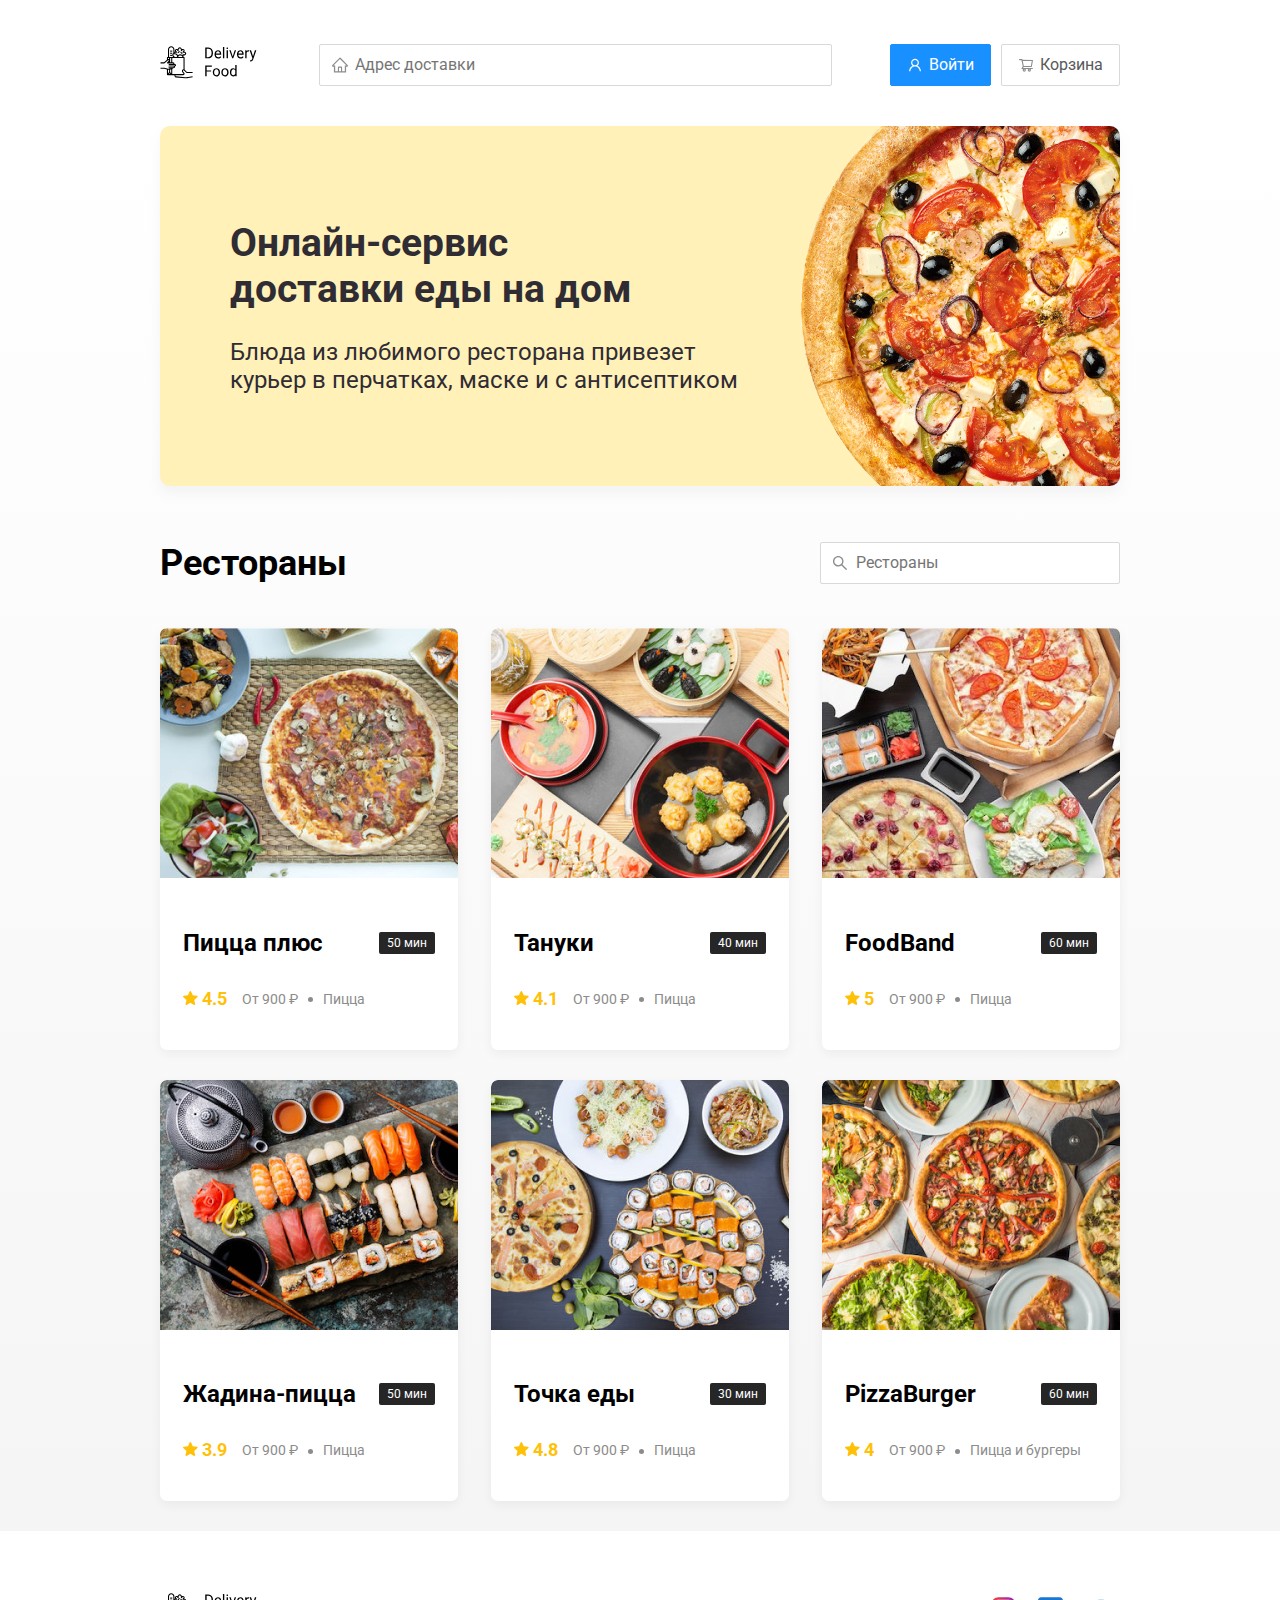
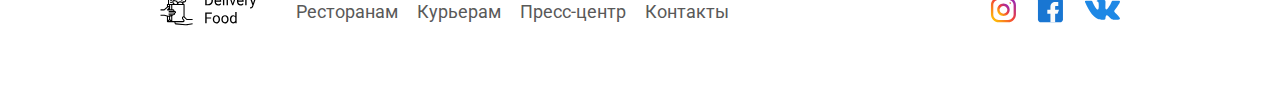
<file: index.html>
<!DOCTYPE html>
<html lang="ru">
<head>
    <meta charset="UTF-8">
    <meta name="viewport" content="width=device-width, initial-scale=1.0">
    <title>Delivery Food - доставка еды на дом</title>
    <link rel="stylesheet" href="css/normalize.css">
    <link rel="stylesheet" href="css/animate.css">
    <link rel="stylesheet" href="css/style.css">
</head>
<body>
    <div class="container">
            <!-- Шапка -->
        <header class="header">
            <!-- Логотип -->
            <a href="index.html"><img src="img/logo.svg" alt="Logo" class="logo"></a>
            <!-- Поле поиска -->
            <input type="text" class="input input-address" placeholder="Адрес доставки">
            <!-- Кнопки входа в личный кабинет и корзина -->
            <div class="buttons" id="cart-button">
                <button class="button button-primary">
                    <img src="img/icon-user.svg" alt="user" class="button-icon">
                    <span class="button-text">Войти</span>
                </button>
                <button class="button">
                    <img src="img/icon-korzinar.svg" alt="Korzina" class="button-icon">
                    <span class="button-text">Корзина</span>
                </button>
            </div>
        </header>
    </div>
    <!-- /.Container -->
    <main class="main">
        <div class="container">
            <section class="promo">
                <h1 class="promo-title">Онлайн-сервис<br>доставки еды на дом</h1>
                <p class="promo-text">Блюда из любимого ресторана привезет курьер в перчатках, маске и с антисептиком</p>
            </section>
    
            <section class="restaurans">
                <div class="section-heading">
                    <h2 class="section-title">Рестораны</h2>
                    <input type="text" class="input input-search" placeholder="Рестораны">
                </div>
            </section>
    
            <div class="cards">
                <a href="restaurant.html" class="card wow fadeInUp" data-wow-delay="0.2s"">
                    <img src="img/image.jpg" alt="image" class="card-image">
                    <div class="card-text">
                        <div class="card-heading">
                            <h3 class="card-title">Пицца плюс</h3>
                            <span class="card-tag tag">50 мин</span>
                        </div>
                        <!-- /.card-hrading -->
                        <div class="card-info">
                            <div class="rating">
                                <img src="img/Rating.svg" alt="Rating" class=""rating-star> 
                                4.5
                            </div>
                            <div class="price">От 900 ₽</div>
                            <div class="category">Пицца</div>
                        </div>
                        <!-- /.card-info -->
                    </div>
                </a>
                <a href="restaurant.html" class="card wow fadeInUp" data-wow-delay="0.4s"">
                    <img src="img/tanuki.jpg" alt="image" class="card-image">
                    <div class="card-text">
                        <div class="card-heading">
                            <h3 class="card-title">Тануки</h3>
                            <span class="card-tag tag">40 мин</span>
                        </div>
                        <!-- /.card-hrading -->
                        <div class="card-info">
                            <div class="rating">
                                <img src="img/Rating.svg" alt="Rating" class=""rating-star> 
                                4.1
                            </div>
                            <div class="price">От 900 ₽</div>
                            <div class="category">Пицца</div>
                        </div>
                        <!-- /.card-info -->
                    </div>
                </a>
                <!-- /.card -->
                <a href="restaurant.html" class="card wow fadeInUp" data-wow-delay="0.6s"">
                    <img src="img/FoodBand.jpg" alt="image" class="card-image">
                    <div class="card-text">
                        <div class="card-heading">
                            <h3 class="card-title">FoodBand</h3>
                            <span class="card-tag tag">60 мин</span>
                        </div>
                        <!-- /.card-hrading -->
                        <div class="card-info">
                            <div class="rating">
                                <img src="img/Rating.svg" alt="Rating" class=""rating-star>    
                                5
                            </div>
                            <div class="price">От 900 ₽</div>
                            <div class="category">Пицца</div>
                        </div>
                        <!-- /.card-info -->
                    </div>
                </a>
                <!-- /.card -->
                <a href="restaurant.html" class="card wow fadeInUp" data-wow-delay="0.2s"">
                    <img src="img/jadina-pizza.jpg" alt="image" class="card-image">
                    <div class="card-text">
                        <div class="card-heading">
                            <h3 class="card-title">Жадина-пицца</h3>
                            <span class="card-tag tag">50 мин</span>
                        </div>
                        <!-- /.card-hrading -->
                        <div class="card-info">
                            <div class="rating">
                                <img src="img/Rating.svg" alt="Rating" class=""rating-star> 
                                3.9
                            </div>
                            <div class="price">От 900 ₽</div>
                            <div class="category">Пицца</div>
                        </div>
                        <!-- /.card-info -->
                    </div>
                </a>
                <!-- /.card -->
                <a href="restaurant.html" class="card wow fadeInUp" data-wow-delay="0.4s"">
                    <img src="img/tochka-eat.jpg" alt="image" class="card-image">
                    <div class="card-text">
                        <div class="card-heading">
                            <h3 class="card-title">Точка еды</h3>
                            <span class="card-tag tag">30 мин</span>
                        </div>
                        <!-- /.card-hrading -->
                        <div class="card-info">
                            <div class="rating">
                                <img src="img/Rating.svg" alt="Rating" class=""rating-star> 
                                4.8
                            </div>
                            <div class="price">От 900 ₽</div>
                            <div class="category">Пицца</div>
                        </div>
                        <!-- /.card-info -->
                    </div>
                </a>
                <!-- /.card -->
                <a href="restaurant.html" class="card wow fadeInUp" data-wow-delay="0.6s"">
                    <img src="img/PizzaBurger.jpg" alt="image" class="card-image">
                    <div class="card-text">
                        <div class="card-heading">
                            <h3 class="card-title">PizzaBurger</h3>
                            <span class="card-tag tag">60 мин</span>
                        </div>
                        <!-- /.card-hrading -->
                        <div class="card-info">
                            <div class="rating">
                                <img src="img/Rating.svg" alt="Rating" class=""rating-star>     
                                4
                            </div>
                            <div class="price">От 900 ₽</div>
                            <div class="category">Пицца и бургеры</div>
                        </div>
                        <!-- /.card-info -->
                    </div>
                </a>
                <!-- /.card -->
            </div>
            <!-- /.cards -->
        </div>
        <!-- /.container -->
    </main>

    <footer class="footer">
        <div class="container">
            <div class="footer-block">
                <a href="index.html"><img src="img/logo.svg" alt="logo" class="logo footer-logo"></a>  
                <nav class="footer-nav">
                    <a href="#" class="footer-link">Ресторанам</a>
                    <a href="#" class="footer-link">Курьерам</a>
                    <a href="#" class="footer-link">Пресс-центр</a>
                    <a href="#" class="footer-link">Контакты</a>
                </nav>
                <div class="social-links">
                    <a href="#" class="social-link"><img src="img/instagram.svg" alt="instagram"></a>
                    <a href="#" class="social-link"><img src="img/fb.svg" alt="facebook"></a>
                    <a href="#" class="social-link"><img src="img/vk.svg" alt="vkontakte"></a>
                </div>
            </div>
            <!-- /.footer-block -->
        </div>
        <!-- /.container -->
    </footer>
    <script src="js/wow.min.js"></script>
    <script src="js/main.js"></script>
</body>
</html>
</file>
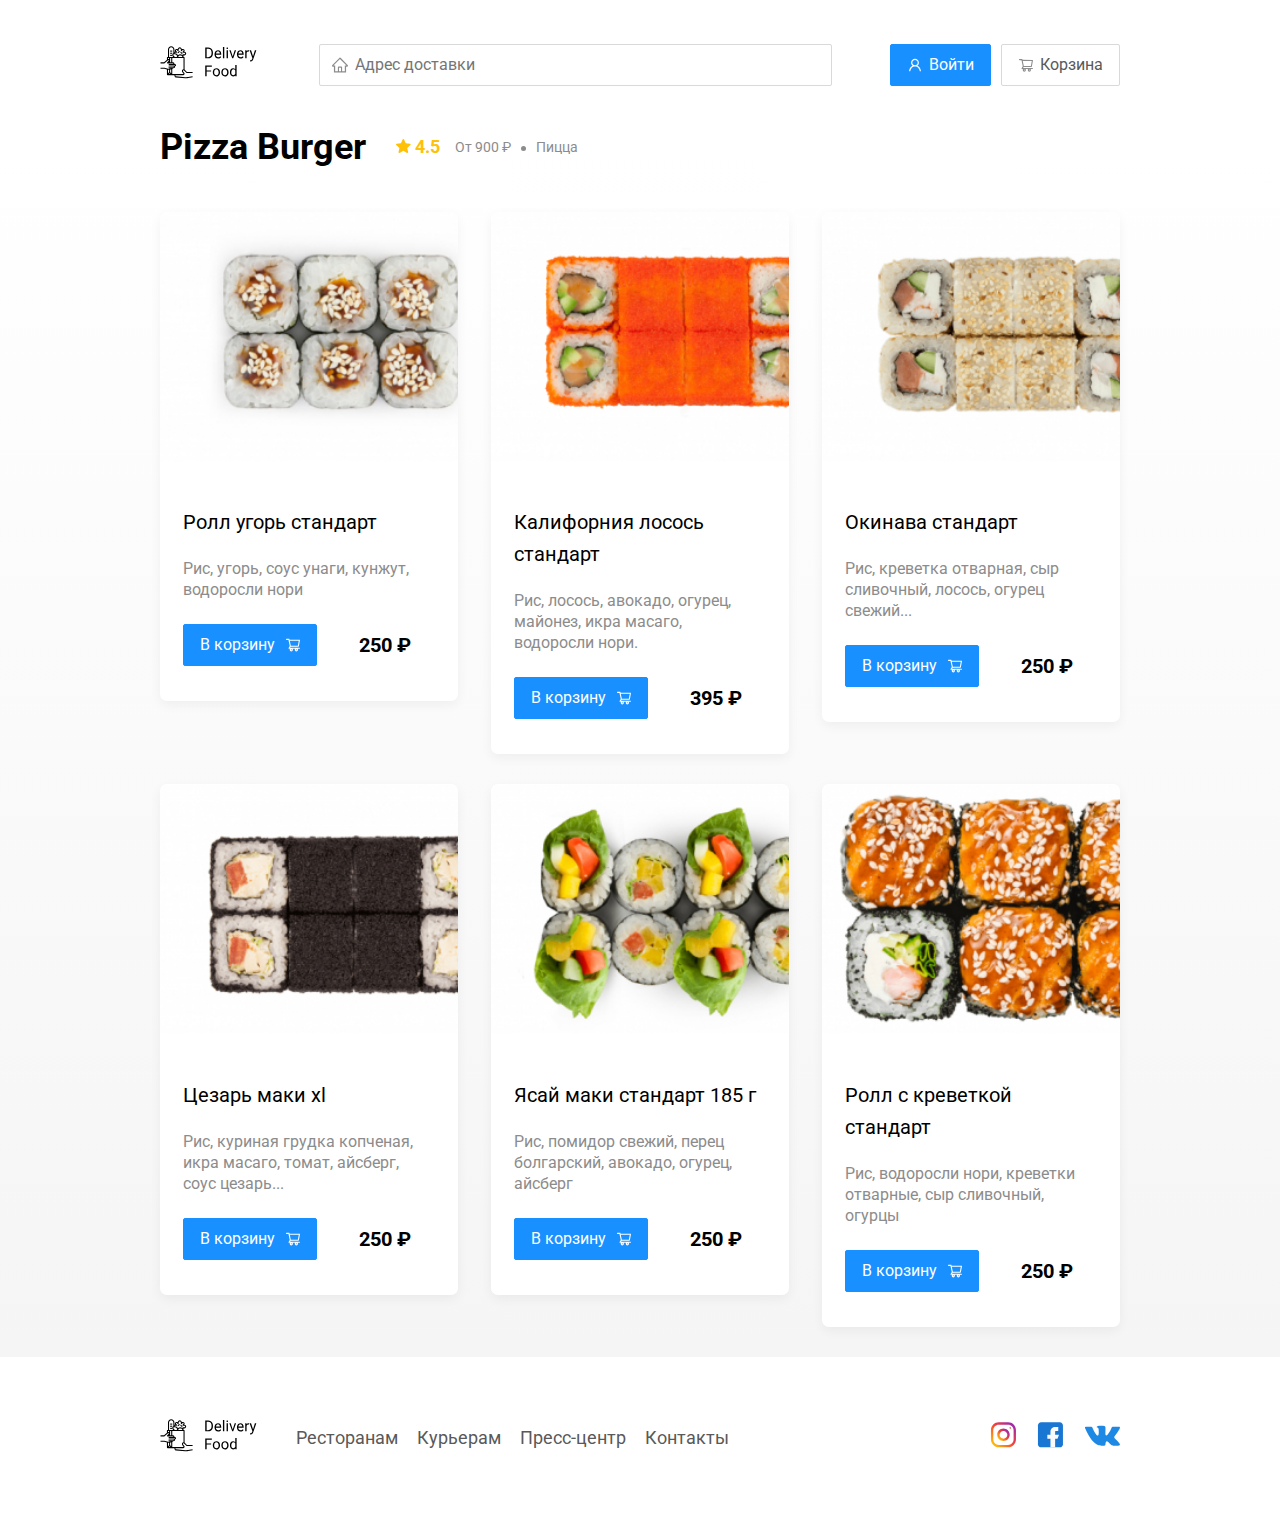
<file: restaurant.html>
<!DOCTYPE html>
<html lang="ru">
<head>
    <meta charset="UTF-8">
    <meta name="viewport" content="width=device-width, initial-scale=1.0">
    <title>Pizza Burger - доставка еды на дом</title>
    <link rel="stylesheet" href="css/normalize.css">
    <link rel="stylesheet" href="css/animate.css">
    <link rel="stylesheet" href="css/style.css">
</head>
<body>
    <div class="container">
            <!-- Шапка -->
        <header class="header">
            <!-- Логотип -->
            <a href="index.html"><img src="img/logo.svg" alt="Logo" class="logo"></a>
            <!-- Поле поиска -->
            <input type="text" class="input input-address" placeholder="Адрес доставки">
            <!-- Кнопки входа в личный кабинет и корзина -->
            <div class="buttons" id="cart-button">
                <button class="button button-primary">
                    <img src="img/icon-user.svg" alt="user" class="button-icon">
                    <span class="button-text">Войти</span>
                </button>
                <button class="button">
                    <img src="img/icon-korzinar.svg" alt="Korzina" class="button-icon">
                    <span class="button-text">Корзина</span>
                </button>
            </div>
        </header>
    </div>
    <!-- /.Container -->
    <main class="main">
        <div class="container">
    
            <section class="restaurans">
                <div class="section-heading">
                    <h2 class="section-title">Pizza Burger</h2>
                    <div class="card-info">
                        <div class="rating">
                            <img src="img/Rating.svg" alt="Rating" class=""rating-star> 
                            4.5
                        </div>
                        <div class="price">От 900 ₽</div>
                        <div class="category">Пицца</div>
                    </div>
                    <!-- /.card-info -->
                </div>
            </section>
    
            <div class="cards">
                <div class="card wow fadeInUp" data-wow-delay="0.2s"">
                    <img src="img/rool-ugor-standart.jpg" alt="image" class="card-image">
                    <div class="card-text">
                        <div class="card-heading">
                            <h3 class="card-title card-title-reg">Ролл угорь стандарт</h3>
                        </div>
                        <!-- /.card-hrading -->
                        <div class="card-info">
                            <div class="ingredients">Рис, угорь, соус унаги, кунжут, водоросли нори</div>
                        </div>
                        <!-- /.card-info -->
                        <div class="card-buttons">
                            <button class="button button-primary">
                                <span class="button-card-text">В корзину</span>
                                <img src="img/icon-shoping.svg" alt="shoping" class="button-card-image">
                            </button>
                            <strong class="card-price-bold">250 ₽</strong>
                        </div>
                        <!-- /.card-buttons -->
                    </div>
                </div>
                <div class="card wow fadeInUp" data-wow-delay="0.4s"">
                    <img src="img/kaliphornia-losos.jpg" alt="image" class="card-image">
                    <div class="card-text">
                        <div class="card-heading">
                            <h3 class="card-title card-title-reg">Калифорния лосось стандарт</h3>
                        </div>
                        <!-- /.card-hrading -->
                        <div class="card-info">
                            <div class="ingredients">Рис, лосось, авокадо, огурец, майонез, икра масаго, водоросли нори.</div>
                        </div>
                        <!-- /.card-info -->
                        <div class="card-buttons">
                            <button class="button button-primary">
                                <span class="button-card-text">В корзину</span>
                                <img src="img/icon-shoping.svg" alt="shoping" class="button-card-image">
                            </button>
                            <strong class="card-price-bold">395 ₽</strong>
                        </div>
                        <!-- /.card-buttons -->
                    </div>
                </div>
                <!-- /.card -->
                <div class="card wow fadeInUp" data-wow-delay="0.6s"">
                    <img src="img/okinava-standart.jpg" alt="image" class="card-image">
                    <div class="card-text">
                        <div class="card-heading">
                            <h3 class="card-title card-title-reg">Окинава стандарт</h3>
                        </div>
                        <!-- /.card-hrading -->
                        <div class="card-info">
                            <div class="ingredients">Рис, креветка отварная, сыр сливочный, лосось, огурец свежий...</div>
                        </div>
                        <!-- /.card-info -->
                        <div class="card-buttons">
                            <button class="button button-primary">
                                <span class="button-card-text">В корзину</span>
                                <img src="img/icon-shoping.svg" alt="shoping" class="button-card-image">
                            </button>
                            <strong class="card-price-bold">250 ₽</strong>
                        </div>
                        <!-- /.card-buttons -->
                    </div>
                </div>
                <!-- /.card -->
                <div class="card wow fadeInUp" data-wow-delay="0.2s"">
                    <img src="img/cezar-maki.jpg" alt="image" class="card-image">
                    <div class="card-text">
                        <div class="card-heading">
                            <h3 class="card-title card-title-reg">Цезарь маки хl</h3>
                        </div>
                        <!-- /.card-hrading -->
                        <div class="card-info">
                            <div class="ingredients">Рис, куриная грудка копченая, икра масаго, томат, айсберг, соус цезарь...</div>
                        </div>
                        <!-- /.card-info -->
                        <div class="card-buttons">
                            <button class="button button-primary">
                                <span class="button-card-text">В корзину</span>
                                <img src="img/icon-shoping.svg" alt="shoping" class="button-card-image">
                            </button>
                            <strong class="card-price-bold">250 ₽</strong>
                        </div>
                        <!-- /.card-buttons -->
                    </div>
                </div>
                <!-- /.card -->
                <div class="card wow fadeInUp" data-wow-delay="0.4s"">
                    <img src="img/jasai-maki.jpg" alt="image" class="card-image">
                    <div class="card-text">
                        <div class="card-heading">
                            <h3 class="card-title card-title-reg">Ясай маки стандарт 185 г</h3>
                        </div>
                        <!-- /.card-hrading -->
                        <div class="card-info">
                            <div class="ingredients">Рис, помидор свежий, перец болгарский, авокадо, огурец, айсберг</div>
                        </div>
                        <!-- /.card-info -->
                        <div class="card-buttons">
                            <button class="button button-primary">
                                <span class="button-card-text">В корзину</span>
                                <img src="img/icon-shoping.svg" alt="shoping" class="button-card-image">
                            </button>
                            <strong class="card-price-bold">250 ₽</strong>
                        </div>
                        <!-- /.card-buttons -->
                    </div>
                </div>
                <!-- /.card -->
                <div class="card wow fadeInUp" data-wow-delay="0.6s"">
                    <img src="img/roll-krevetki.jpg" alt="image" class="card-image">
                    <div class="card-text">
                        <div class="card-heading">
                            <h3 class="card-title card-title-reg">Ролл с креветкой стандарт</h3>
                        </div>
                        <!-- /.card-hrading -->
                        <div class="card-info">
                            <div class="ingredients">Рис, водоросли нори, креветки отварные, сыр сливочный, огурцы</div>
                        </div>
                        <!-- /.card-info -->
                        <div class="card-buttons">
                            <button class="button button-primary">
                                <span class="button-card-text">В корзину</span>
                                <img src="img/icon-shoping.svg" alt="shoping" class="button-card-image">
                            </button>
                            <strong class="card-price-bold">250 ₽</strong>
                        </div>
                        <!-- /.card-buttons -->
                    </div>
                </div>
                        <!-- /.card-info -->
                    </div>
                </div>
                <!-- /.card -->
            </div>
            <!-- /.cards -->
        </div>
        <!-- /.container -->
    </main>

    <footer class="footer">
        <div class="container">
            <div class="footer-block">
                <a href="index.html"><img src="img/logo.svg" alt="logo" class="logo footer-logo"></a>
                <nav class="footer-nav">
                    <a href="#" class="footer-link">Ресторанам</a>
                    <a href="#" class="footer-link">Курьерам</a>
                    <a href="#" class="footer-link">Пресс-центр</a>
                    <a href="#" class="footer-link">Контакты</a>
                </nav>
                <div class="social-links">
                    <a href="#" class="social-link"><img src="img/instagram.svg" alt="instagram"></a>
                    <a href="#" class="social-link"><img src="img/fb.svg" alt="facebook"></a>
                    <a href="#" class="social-link"><img src="img/vk.svg" alt="vkontakte"></a>
                </div>
            </div>
            <!-- /.footer-block -->
        </div>
        <!-- /.container -->
    </footer>

    <div class="modal">
        <div class="modal-dialog">
            <div class="modal-header">
                <h3 class="modal-title">Корзина</h3>
                <button class="close">&times;</button>
            </div>
            <!-- /.modal-header -->
            <div class="modal-body">
                <div class="food-row">
                    <span class="food-name">Ролл угорь стандарт</span>
                    <strong class="food-price">250 ₽</strong>
                    <div class="food-counter">
                        <button class="counter-button">-</button>
                        <span class="counter">1</span>
                        <button class="counter-button">+</button>
                    </div>
                </div>
                <!-- /.foods-row -->
                <div class="food-row">
                    <span class="food-name">Ролл угорь стандарт</span>
                    <strong class="food-price">250 ₽</strong>
                    <div class="food-counter">
                        <button class="counter-button">-</button>
                        <span class="counter">1</span>
                        <button class="counter-button">+</button>
                    </div>
                </div>
                <!-- /.foods-row -->
                <div class="food-row">
                    <span class="food-name">Ролл угорь стандарт</span>
                    <strong class="food-price">250 ₽</strong>
                    <div class="food-counter">
                        <button class="counter-button">-</button>
                        <span class="counter">1</span>
                        <button class="counter-button">+</button>
                    </div>
                </div>
                <!-- /.foods-row -->
                <div class="food-row">
                    <span class="food-name">Ролл угорь стандарт</span>
                    <strong class="food-price">250 ₽</strong>
                    <div class="food-counter">
                        <button class="counter-button">-</button>
                        <span class="counter">1</span>
                        <button class="counter-button">+</button>
                    </div>
                </div>
                <!-- /.foods-row -->
                <div class="food-row">
                    <span class="food-name">Ролл угорь стандарт</span>
                    <strong class="food-price">250 ₽</strong>
                    <div class="food-counter">
                        <button class="counter-button">-</button>
                        <span class="counter">1</span>
                        <button class="counter-button">+</button>
                    </div>
                </div>
                <!-- /.foods-row -->
            </div>
            <!-- /.modal-body -->
            <div class="modal-footer">
                <span class="modal-pricetag">1250 ₽</span>
                <div class="footer-buttons">
                    <button class="button button-primary">Оформить заказ</button>
                    <button class="button closed">Отмена</button>
                </div>
            </div>
            <!-- /.modal-footer -->
        </div>
        <!-- /.modal-dialog -->
    </div>
    <!-- /.modal -->
<script src="js/wow.min.js"></script>
<script src="js/main.js"></script>
</body>
</html>
</file>
<file: css/style.css>
@import url('https://fonts.googleapis.com/css2?family=Roboto:wght@400;700&display=swap');

*{
    box-sizing: border-box;
}

body{
    font-family: 'Roboto', sans-serif;
    padding-top: 44px;
}


.container{
    max-width: 1200px;
    margin: auto;
}

.header{
    display: flex;
    align-items: center;
    justify-content: space-between;
    margin-bottom: 40px;
}

.input{
    background: #FFFFFF;
    border: 1px solid #D9D9D9;
    border-radius: 2px;
    font-size: 16px;
    line-height: 24px;
    padding: 8px;
    padding-left: 35px;
    background-repeat: no-repeat;
    background-position: left 11px center;
}

.input-address{
    flex: 0.8;
    background-image: url(../img/home.svg);
}

.input-search{
    width: 300px;
    background-image: url(../img/input-search.svg);
    margin-left: auto;
}

.buttons{
    display: flex;
    align-items: center;
}

.button{
    display: flex;
    align-items: center;
    padding: 8px 16px;
    background: #FFFFFF;
    border: 1px solid #D9D9D9;
    box-sizing: border-box;
    box-shadow: 0px 0px 2px rgba(0, 0, 0, 0.0015);
    border-radius: 2px;
    color: #595959;
    font-size: 16px;
    line-height: 24px;
}

.button-primary{
    background: #1890FF;
    border: 1px solid #1890FF;
    color: #fff;
    margin-right: 10px;
}

.button-icon{
    margin-right: 6px;
    vertical-align: middle;
}

.button-card-text{
    margin-right: 10px;
}

.button-text{
    vertical-align: middle;
}

.main{
    background: linear-gradient(180deg, rgba(245, 245, 245, 0) 1.04%, #F5F5F5 100%);
}

.promo{
    box-shadow: 0px 7px 12px rgba(158, 158, 163, 0.1);
    background: #FFF1B8 url(../img/promo-image2.jpeg) no-repeat top -100px right -247px / 924px;
    border-radius: 10px;
    padding: 68px 70px;
    margin-bottom: 56px;
}

.promo-title{
    font-style: normal;
    font-weight: bold;
    font-size: 39px;
    line-height: 46px;
    color: #302C34;
}

.promo-text{
    font-style: normal;
    font-weight: normal;
    font-size: 24px;
    line-height: 28px;
    color: #302C34;
    max-width: 538px;
}

.section-heading{
    display: flex;
    align-items: center;
    margin-bottom: 44px;
}

.section-title{
    font-style: normal;
    font-weight: bold;
    font-size: 36px;
    line-height: 42px;
    margin: 0;
    color: #000000;
    padding-right: 30px;
}

.cards{
    display: flex;
    align-items: flex-start;
    justify-content: space-between;
    flex-wrap: wrap;
}

.card{
    background: #FFFFFF;
    box-shadow: 0px 4px 12px rgba(0, 0, 0, 0.05);
    border-radius: 7px;
    overflow: hidden;
    margin-bottom: 30px;
    flex-basis: 31%;
    text-decoration: none;
    color: #000000;
}

.card-image{
    width: 384px;
    height: 250px;
    object-fit: cover;
}

.card-text{
    padding-top: 20px;
    padding-bottom: 35px;
    padding-left: 23px;
    padding-right: 23px;
}

.card-heading{
    display: flex;
    align-items: center;
    justify-content: space-between;
}

.card-title{
    font-style: normal;
    font-weight: bold;
    font-size: 24px;
    line-height: 32px;
}

.card-title-reg{
    font-weight: 400;
    font-weight: normal;
    font-size: 20px;
    line-height: 32px;  
}

.card-tag{
    font-style: normal;
    font-weight: normal;
    font-size: 12px;
    line-height: 20px;
    color: #fff;
    background: #262626;
    border-radius: 2px;
    padding: 1px 8px;
}

.card-info{
    display: flex;
    align-items: center;
    flex-wrap: wrap;
}

.card-buttons{
    display: flex;
    align-items: center;
    margin-top: 24px;
}

.card-price-bold{
    font-weight: bold;
    font-size: 20px;
    line-height: 32px;
    margin-left: 32px;
}

.rating{
    margin-right: 26px;
    color: #ffc107;
    font-weight: bold;
    font-size: 18px;
    line-height: 32px;
}

.price, .category{
    color: #8c8c8c;
    font-size: 18px;
    line-height: 32px;

}

.price{
    margin-right: 10px;
}

.ingredients{
    color: #8c8c8c;
    font-size: 16px;
    line-height: 21px;
}

.category{
    text-overflow: ellipsis;
    overflow: hidden;
    white-space: nowrap;
    max-width: 120px;
}

.price:after{
    content: "";
    width: 5px;
    height: 5px;
    background-color: #8c8c8c;
    display: inline-block;
    vertical-align: middle;
    border-radius: 50%;
    margin-left: 10px;
}

.footer{
    padding: 60px 0;
}

.footer-block{
    display: flex;
    align-items: center;
    justify-content: space-between;
}

.footer-nav{
    margin-right: auto;
    margin-left: 35px;
}

.footer-link{
    display: inline-block;
    color: #595959;
    text-decoration: none;
    font-style: normal;
    font-weight: normal;
    font-size: 18px;
    line-height: 21px;
}

.footer-link:not(:last-child){
    padding-right: 15px;
}

.social-links{
    display: flex;
    align-items: center;
}

.social-link:not(:last-child){
    margin-right: 21px;
}

.modal{
    position: fixed;
    left: 0;
    top: 0;
    width: 100%;
    height: 100%;
    background: rgba(0, 0, 0, 0.4);
    display: none;
}

.is-open{
    display: flex;
}

.modal-dialog{
    max-width: 780px;
    width: 95%;
    background: #ffffff;
    border-radius: 5px;
    margin: auto;
    padding: 40px 45px;
}

.modal-header{
    display: flex;
    align-items: center;
    justify-content: space-between;
    margin-bottom: 45px;
}

.modal-title{
    margin: 0;
    font-weight: bold;
    font-size: 36px;
    line-height: 42px;
}

.modal-body{
    margin-bottom: 52px;

}

.close{
    font-size: 36px;
    border: none;
    background-color: transparent;
}

.food-row{
    display: flex;
    align-items: flex-start;
    justify-content: space-between;
    padding-bottom: 8px;
    border-bottom: 1px solid #d9d9d9;
    margin-bottom: 15px;
}

.food-name{
    font-weight: normal;
    font-size: 18px;
    line-height: 32px;
}

.food-price{
    margin-left: auto;
    margin-right: 47px;
    font-weight: bold;
    font-size: 20px;
    line-height: 32px;
}

.food-counter{
    display: flex;
    align-items: center;
}

.counter-button{
    width: 39px;
    height: 32px;
    background: #FFFFFF;
    border: 1px solid #40A9FF;
    box-sizing: border-box;
    border-radius: 2px;
    font-weight: normal;
    font-size: 14px;
    line-height: 22px;
    color: #40A9FF;
}

.counter{
    font-size: 16px;
    line-height: 24px;
    margin-left: 10px;
    margin-right: 10px;
}

.modal-footer{
    display: flex;
    align-items: center;
    justify-content: space-between;
}

.footer-buttons{
    display: flex;
    align-items: center;
}

.modal-pricetag{
    background: #262626;
    border-radius: 5px;
    color: #ffffff;
    padding: 15px 20px;
    font-size: 20px;
    line-height: 23px;
}

@media (max-width: 1360px) {
    .container{
        max-width: 960px;
    }

    .promo{
        background-position: center right -300px;
        background-size: 750px;
    }

    .rating{
        margin-right: 15px;
    }

    .category, .price {
        font-size: 14px;
    }
}

@media (max-width: 990px) {
    .container{
        max-width: 750px;
    }

    .promo{
        padding: 50px;
        background-size: 500px;
        background-position: center right -200px;
    }

    .promo-text{
        font-size: 16px;
        max-width: 400px;
    }

    .card{
        flex-basis: 49%;
    }
    
    .footer-link{
        font-size: 16px;
    }
}

@media (max-width: 767px){
    .container{
        max-width: 560px;
    }

    .card-info{
        font-weight: wrap;
    }

    .card .rating{
        flex-basis: 100%;
    }

    .card-title{
        font-size: 18px;
    }

    .promo{
        background-size: 400px;
        background-position: bottom 50px right -200px;
    }

    .promo-title{
        font-size: 24px;
        line-height: 1.4;
    }

    .promo-text{
        margin-top: 0;
    }
}

@media (max-width: 577px){
    .container{
        max-width: 90%;
    }

    .header{
        flex-wrap: wrap;
    }

    .input-address{
        margin-top: 15px;
        order:5;
        flex: 1;
    }

    .promo{
        background-image: none;
    }

    .promo-title{
        margin-bottom: 10px;
    }

    .section-title{
        font-size: 20px;
    }

    .card{
        flex-basis: 100%;
    }

    .card-image{
        width: 100%;
    }

    .footer{
        padding: 30px 0;
    }

    .footer-block{
        align-items: flex-start;
    }

    .footer-nav{
        margin-left: 0;
        margin-right: 0;
        order: 0;
        display: flex;
        flex-direction: column;
    }

    .footer-logo{
        margin-right: 15px;
        order: 1;
    }

    .social-links{
        order: 2;
    }
}

@media(max-width: 479px){

    .button{
        min-height: 40px;
    }

    .button-icon{
        margin: 0;
    }

    .button-text{
        display: none;
    }

    .promo{
        padding: 20px;
    }

    .section-heading{
        flex-wrap: wrap;

    }

    .footer-block{
        flex-wrap: wrap;
        flex-direction: column;
        align-items: center;
    }

    .footer-logo{
        order: 0;
        margin-bottom: 20px;
    }

    .footer-nav{
        margin-bottom: 20px;
        text-align: center;
    }

    .footer-link:not(:last-child){
        margin-right: 0;
    }
}
</file>
